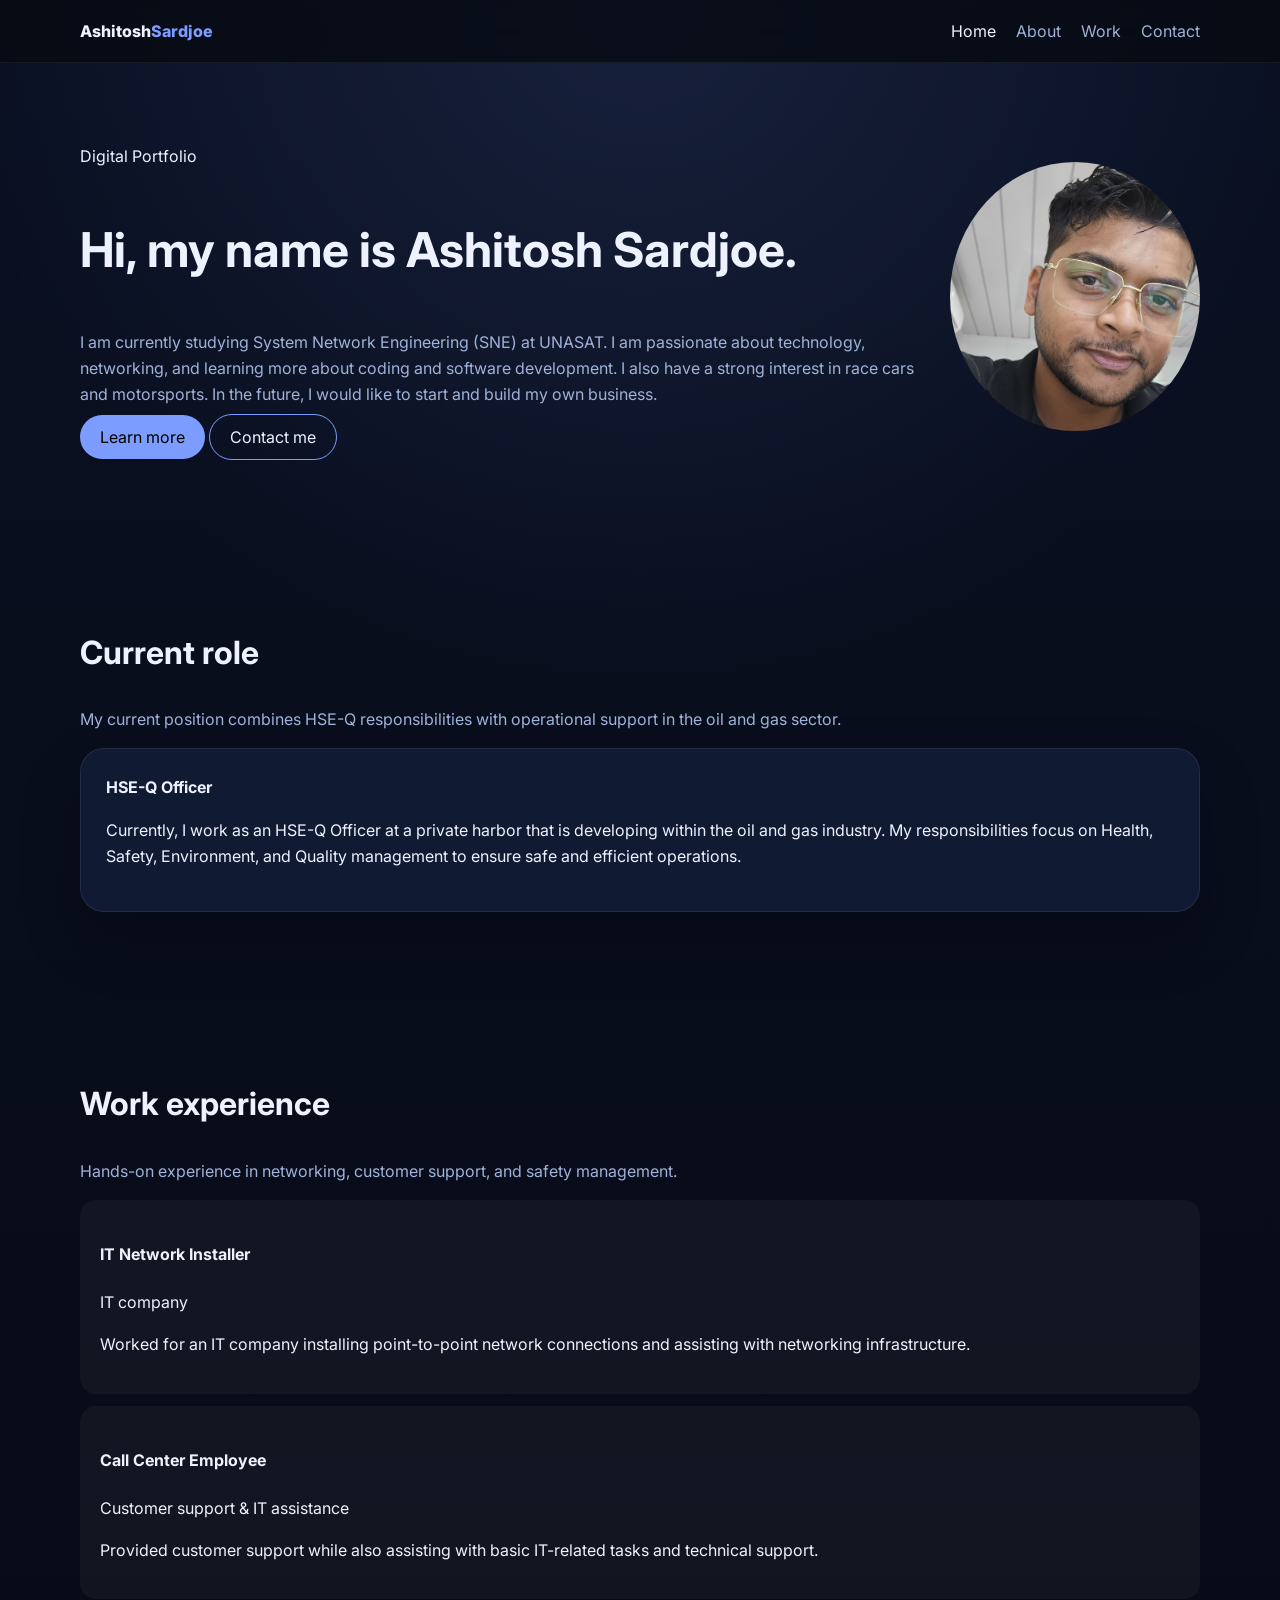
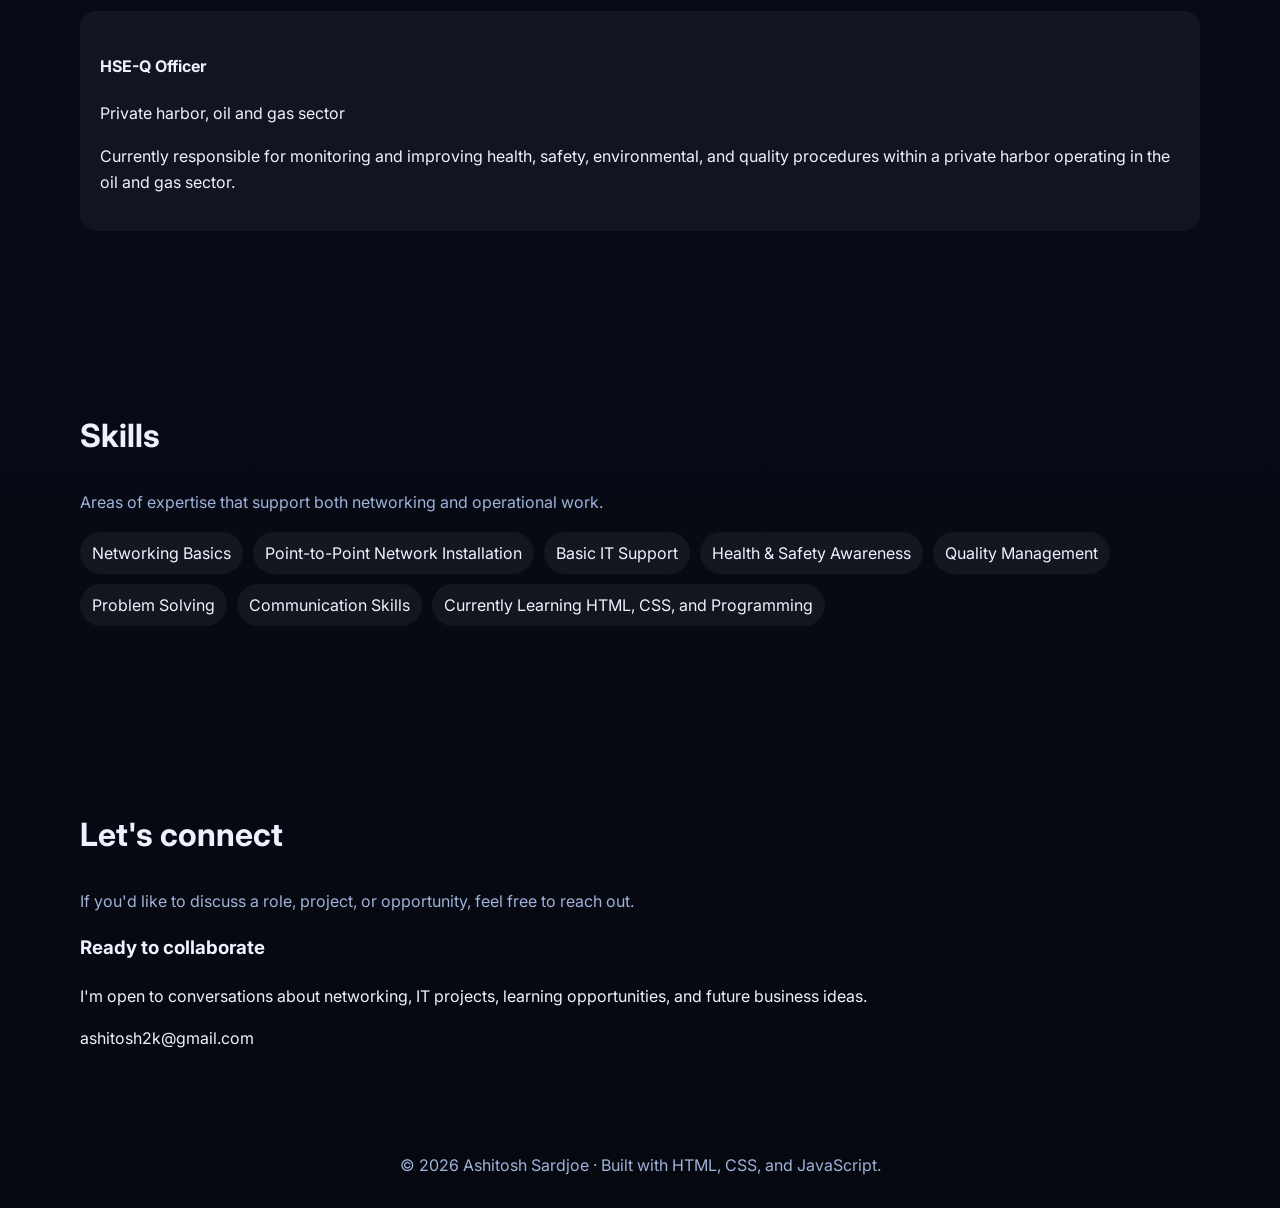
<file: index.html>
<!DOCTYPE html>
<html lang="en">
<head>
  <meta charset="UTF-8" />
  <meta name="viewport" content="width=device-width, initial-scale=1.0" />
  <title>Home | Portfolio</title>
<link rel="stylesheet" href="css/main.css" />
</head>
<body>
  <header class="site-header">
    <div class="container navbar">
      <a class="brand" href="index.html">Ashitosh<span>Sardjoe</span></a>
      <button class="nav-toggle" type="button" aria-label="Toggle navigation">☰</button>
      <nav class="nav-links">
        <a href="index.html" class="active">Home</a>
        <a href="about.html">About</a>
        <a href="work.html">Work</a>
        <a href="contact.html">Contact</a>
      </nav>
    </div>
  </header>

  <main class="container">
    <section class="hero">
      <div class="hero-profile">
        <div class="hero-copy">
          <span class="eyebrow">Digital Portfolio</span>
          <h1 class="hero-title">Hi, my name is Ashitosh Sardjoe.</h1>
          <p class="hero-text">I am currently studying System Network Engineering (SNE) at UNASAT. I am passionate about technology, networking, and learning more about coding and software development. I also have a strong interest in race cars and motorsports. In the future, I would like to start and build my own business.</p>
          <div class="button-row">
            <a href="about.html" class="button">Learn more</a>
            <a href="contact.html" class="button button-outline">Contact me</a>
          </div>
        </div>
       <img class="hero-image profile-photo" src="img/profile.jpg" alt="..." />
      </div>
    </section>

    <section class="section">
      <h2 class="section-title">Current role</h2>
      <p class="section-desc">My current position combines HSE-Q responsibilities with operational support in the oil and gas sector.</p>
      <div class="card">
        <strong>HSE-Q Officer</strong>
        <p>Currently, I work as an HSE-Q Officer at a private harbor that is developing within the oil and gas industry. My responsibilities focus on Health, Safety, Environment, and Quality management to ensure safe and efficient operations.</p>
      </div>
    </section>

    <section class="section">
      <h2 class="section-title">Work experience</h2>
      <p class="section-desc">Hands-on experience in networking, customer support, and safety management.</p>
      <div class="timeline">
        <article class="timeline-item">
          <h4>IT Network Installer</h4>
          <p class="timeline-meta">IT company</p>
          <p>Worked for an IT company installing point-to-point network connections and assisting with networking infrastructure.</p>
        </article>
        <article class="timeline-item">
          <h4>Call Center Employee</h4>
          <p class="timeline-meta">Customer support & IT assistance</p>
          <p>Provided customer support while also assisting with basic IT-related tasks and technical support.</p>
        </article>
        <article class="timeline-item">
          <h4>HSE-Q Officer</h4>
          <p class="timeline-meta">Private harbor, oil and gas sector</p>
          <p>Currently responsible for monitoring and improving health, safety, environmental, and quality procedures within a private harbor operating in the oil and gas sector.</p>
        </article>
      </div>
    </section>

    <section class="section">
      <h2 class="section-title">Skills</h2>
      <p class="section-desc">Areas of expertise that support both networking and operational work.</p>
      <ul class="skill-list">
        <li class="badge">Networking Basics</li>
        <li class="badge">Point-to-Point Network Installation</li>
        <li class="badge">Basic IT Support</li>
        <li class="badge">Health & Safety Awareness</li>
        <li class="badge">Quality Management</li>
        <li class="badge">Problem Solving</li>
        <li class="badge">Communication Skills</li>
        <li class="badge">Currently Learning HTML, CSS, and Programming</li>
      </ul>
    </section>

    <section class="section" id="contact-preview">
      <h2 class="section-title">Let's connect</h2>
      <p class="section-desc">If you'd like to discuss a role, project, or opportunity, feel free to reach out.</p>
      <div class="contact-card">
        <div>
          <h3>Ready to collaborate</h3>
          <p>I'm open to conversations about networking, IT projects, learning opportunities, and future business ideas.</p>
        </div>
        <a href="mailto:ashitosh2k@gmail.com">ashitosh2k@gmail.com</a>
      </div>
    </section>
  </main>

  <footer class="footer">© 2026 Ashitosh Sardjoe · Built with HTML, CSS, and JavaScript.</footer>
 <script src="js/main.js"></script>
</body>
</html>
</file>
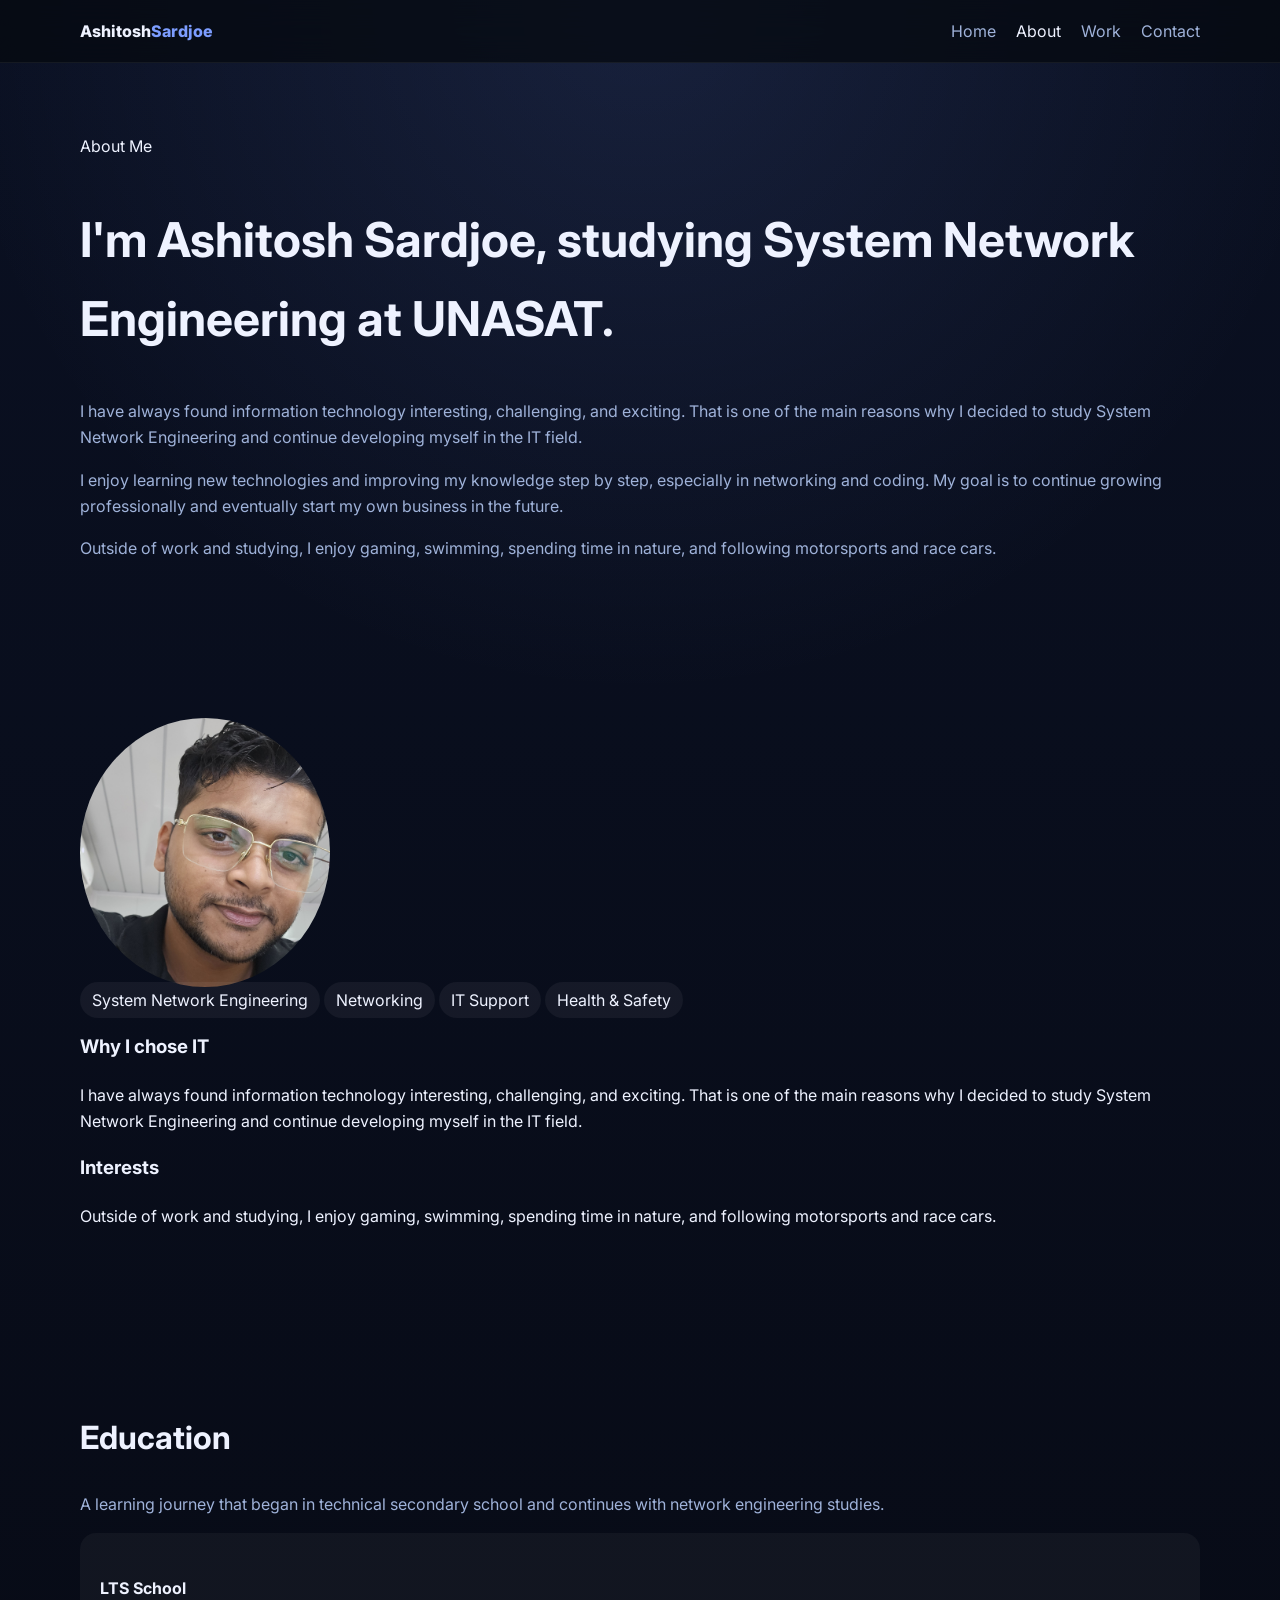
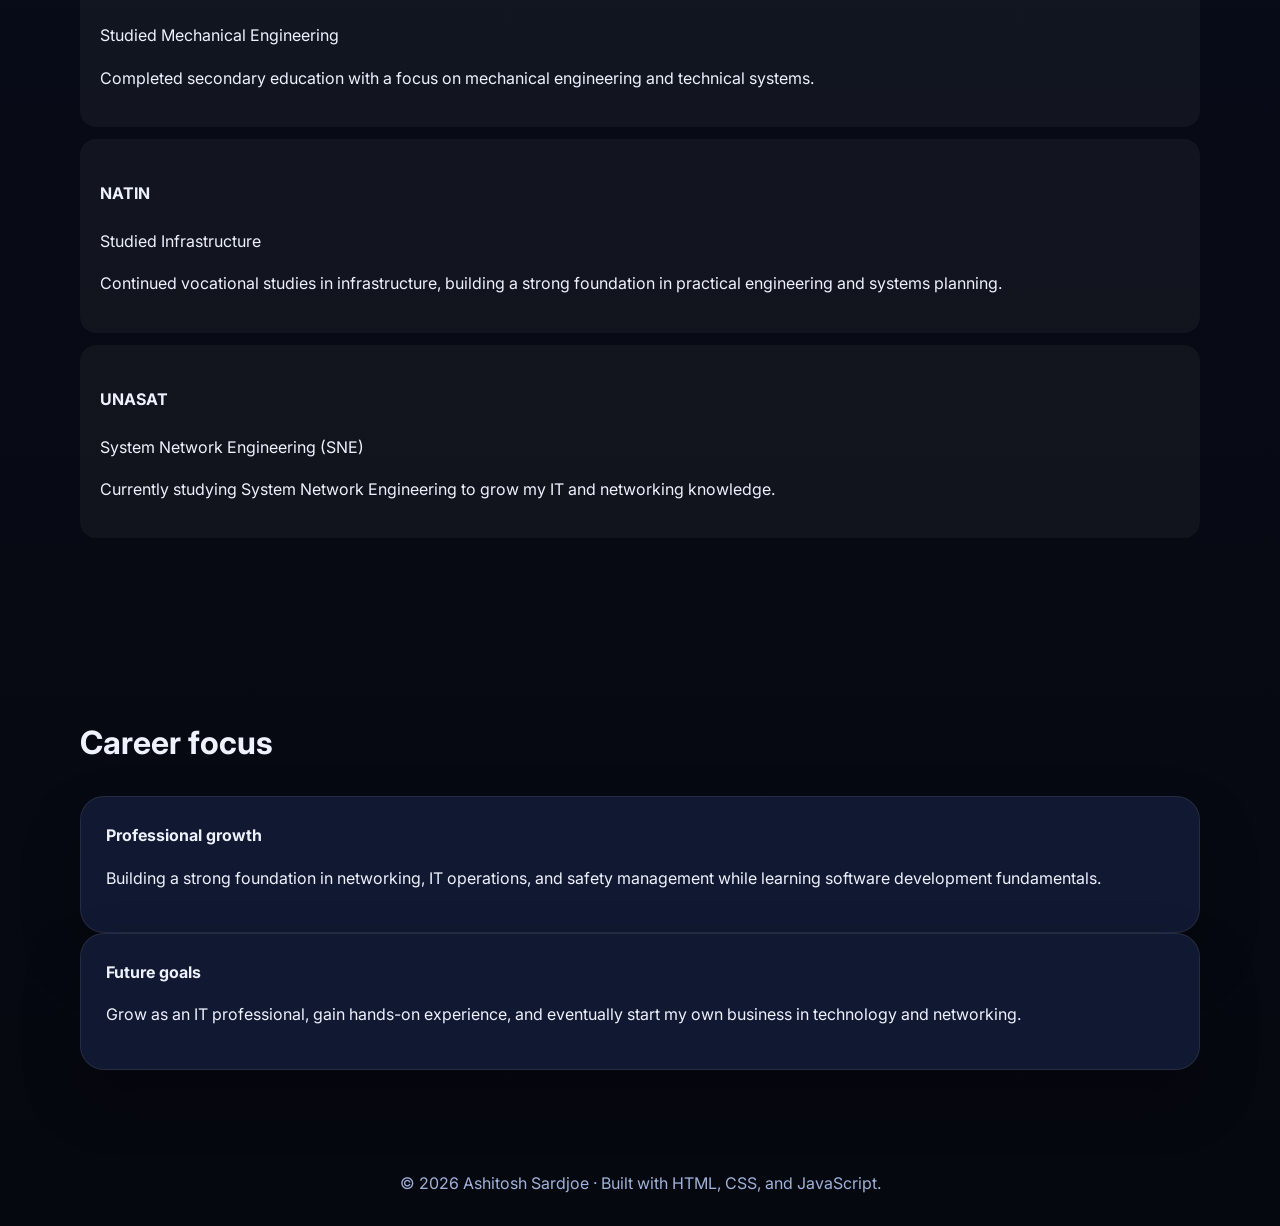
<file: about.html>
<!DOCTYPE html>
<html lang="en">
<head>
  <meta charset="UTF-8" />
  <meta name="viewport" content="width=device-width, initial-scale=1.0" />
  <title>About | Portfolio</title>
  <link rel="stylesheet" href="css/main.css" />
</head>
<body>
  <header class="site-header">
    <div class="container navbar">
      <a class="brand" href="./index.html">Ashitosh<span>Sardjoe</span></a>
      <button class="nav-toggle" type="button" aria-label="Toggle navigation">☰</button>
      <nav class="nav-links">
        <a href="./index.html">Home</a>
        <a href="./about.html" class="active">About</a>
        <a href="./work.html">Work</a>
        <a href="./contact.html">Contact</a>
      </nav>
    </div>
  </header>

  <main class="container">
    <section class="section">
      <div class="hero-content">
        <span class="eyebrow">About Me</span>
        <h1 class="hero-title">I'm Ashitosh Sardjoe, studying System Network Engineering at UNASAT.</h1>
        <p class="hero-text">I have always found information technology interesting, challenging, and exciting. That is one of the main reasons why I decided to study System Network Engineering and continue developing myself in the IT field.</p>
        <p class="hero-text">I enjoy learning new technologies and improving my knowledge step by step, especially in networking and coding. My goal is to continue growing professionally and eventually start my own business in the future.</p>
        <p class="hero-text">Outside of work and studying, I enjoy gaming, swimming, spending time in nature, and following motorsports and race cars.</p>
      </div>
    </section>

    <section class="section">
      <div class="profile-grid">
        <div class="profile-card">
          <img class="profile-photo" src="img/profile.jpg" alt="Ashitosh Sardjoe profile picture" />
          <div class="badge-list">
            <span class="badge">System Network Engineering</span>
            <span class="badge">Networking</span>
            <span class="badge">IT Support</span>
            <span class="badge">Health & Safety</span>
          </div>
        </div>

        <div class="profile-card">
          <h3>Why I chose IT</h3>
          <p>I have always found information technology interesting, challenging, and exciting. That is one of the main reasons why I decided to study System Network Engineering and continue developing myself in the IT field.</p>

          <h3>Interests</h3>
          <p>Outside of work and studying, I enjoy gaming, swimming, spending time in nature, and following motorsports and race cars.</p>
        </div>
      </div>
    </section>

    <section class="section">
      <h2 class="section-title">Education</h2>
      <p class="section-desc">A learning journey that began in technical secondary school and continues with network engineering studies.</p>
      <div class="timeline">
        <article class="timeline-item">
          <h4>LTS School</h4>
          <p class="timeline-meta">Studied Mechanical Engineering</p>
          <p>Completed secondary education with a focus on mechanical engineering and technical systems.</p>
        </article>
        <article class="timeline-item">
          <h4>NATIN</h4>
          <p class="timeline-meta">Studied Infrastructure</p>
          <p>Continued vocational studies in infrastructure, building a strong foundation in practical engineering and systems planning.</p>
        </article>
        <article class="timeline-item">
          <h4>UNASAT</h4>
          <p class="timeline-meta">System Network Engineering (SNE)</p>
          <p>Currently studying System Network Engineering to grow my IT and networking knowledge.</p>
        </article>
      </div>
    </section>

    <section class="section">
      <h2 class="section-title">Career focus</h2>
      <div class="grid grid-2">
        <div class="card">
          <strong>Professional growth</strong>
          <p>Building a strong foundation in networking, IT operations, and safety management while learning software development fundamentals.</p>
        </div>
        <div class="card">
          <strong>Future goals</strong>
          <p>Grow as an IT professional, gain hands-on experience, and eventually start my own business in technology and networking.</p>
        </div>
      </div>
    </section>
  </main>

  <footer class="footer">© 2026 Ashitosh Sardjoe · Built with HTML, CSS, and JavaScript.</footer>
 <script src="js/main.js"></script>
</body>
</html>
</file>
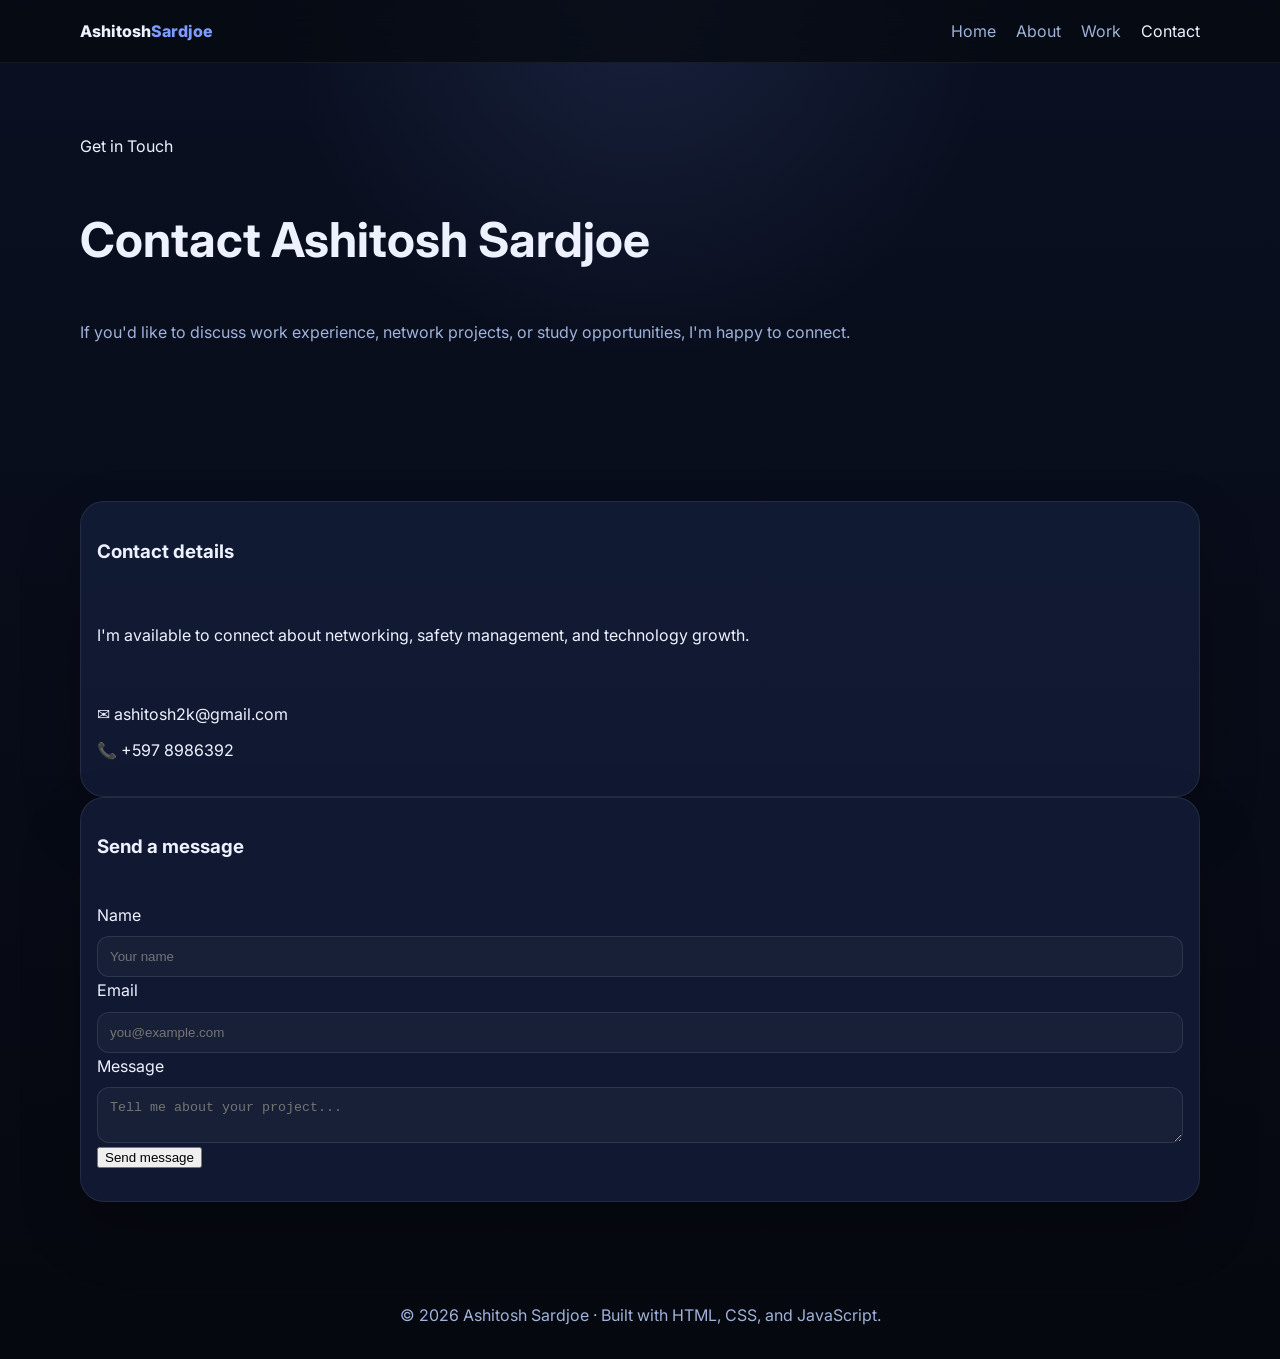
<file: contact.html>
<!DOCTYPE html>
<html lang="en">
<head>
  <meta charset="UTF-8" />
  <meta name="viewport" content="width=device-width, initial-scale=1.0" />
  <title>Contact | Portfolio</title>
  <link rel="stylesheet"href="css/main.css"/>
  <link rel="stylesheet" href="./css/contact.css" />
</head>
<body>
  <header class="site-header">
    <div class="container navbar">
      <a class="brand" href="./index.html">Ashitosh<span>Sardjoe</span></a>
      <button class="nav-toggle" type="button" aria-label="Toggle navigation">☰</button>
      <nav class="nav-links">
        <a href="./index.html">Home</a>
        <a href="./about.html">About</a>
        <a href="./work.html">Work</a>
        <a href="./contact.html" class="active">Contact</a>
      </nav>
    </div>
  </header>

  <main class="container">
    <section class="section">
      <span class="eyebrow">Get in Touch</span>
      <h1 class="hero-title">Contact Ashitosh Sardjoe</h1>
      <p class="hero-text">If you'd like to discuss work experience, network projects, or study opportunities, I'm happy to connect.</p>
    </section>

    <section class="section contact-grid">
      <div class="contact-panel">
        <h3>Contact details</h3>
        <p>I'm available to connect about networking, safety management, and technology growth.</p>
        <ul class="contact-list">
          <li class="contact-item">✉️ <a href="mailto:ashitosh2k@gmail.com">ashitosh2k@gmail.com</a></li>
          <li class="contact-item">📞 +597 8986392</li>
        </ul>
      </div>

      <div class="contact-panel">
        <h3>Send a message</h3>
        <form id="contact-form">
          <div class="form-row form-row-2">
            <div class="form-group">
              <label for="name">Name</label>
              <input id="name" name="name" type="text" placeholder="Your name" required />
            </div>
            <div class="form-group">
              <label for="email">Email</label>
              <input id="email" name="email" type="email" placeholder="you@example.com" required />
            </div>
          </div>
          <div class="form-group">
            <label for="message">Message</label>
            <textarea id="message" name="message" placeholder="Tell me about your project..." required></textarea>
          </div>
          <button class="form-submit" type="submit">Send message</button>
          <p id="form-success" class="form-success"></p>
        </form>
      </div>
    </section>
  </main>

  <footer class="footer">© 2026 Ashitosh Sardjoe · Built with HTML, CSS, and JavaScript.</footer>
 <script src="js/main.js"></script>
</body>
</html>
</file>
<file: css/main.css>
@import url('https://fonts.googleapis.com/css2?family=Inter:wght@400;600;800&display=swap');

/* =========================
   ROOT VARIABLES + BASE
========================= */
:root {
  --bg: #070b1c;
  --surface: rgba(19, 28, 54, 0.92);
  --surface-soft: rgba(255, 255, 255, 0.04);
  --surface-strong: rgba(255, 255, 255, 0.08);
  --text: #eef2ff;
  --muted: #9fb2d9;
  --accent: #7c9dff;
  --radius: 24px;
  --shadow: 0 28px 60px rgba(0, 0, 0, 0.24);
  --border: rgba(255, 255, 255, 0.08);
  font-family: Inter, system-ui, sans-serif;
}
* {
  box-sizing: border-box;
}
body {
  margin: 0;
  min-height: 100vh;
  background: radial-gradient(circle at top, rgba(124,157,255,0.12), transparent 24%),
    linear-gradient(180deg, #0a1022 0%, #06080f 100%);
  color: var(--text);
  line-height: 1.65;
}
img {
  max-width: 100%;
  display: block;
}
a {
  color: inherit;
  text-decoration: none;
}
/* =========================
   LAYOUT
========================= */
.container {
  width: min(1120px, calc(100% - 32px));
  margin: 0 auto;
}
/* =========================
   HEADER / NAV
========================= */
.site-header {
  position: sticky;
  top: 0;
  backdrop-filter: blur(16px);
  background: rgba(6,10,17,0.76);
  border-bottom: 1px solid rgba(255,255,255,0.06);
}
.navbar {
  display: flex;
  justify-content: space-between;
  align-items: center;
  padding: 18px 0;
}
.brand {
  font-weight: 800;
}
.brand span {
  color: var(--accent);
}
.nav-toggle {
  display: none;
  background: none;
  border: none;
  color: var(--text);
  font-size: 1.5rem;
  cursor: pointer;
}
.nav-links {
  display: flex;
  gap: 20px;
}
.nav-links a {
  color: var(--muted);
}
.nav-links a:hover,
.nav-links a.active {
  color: var(--text);
}
/* =========================
   HERO
========================= */
.hero {
  padding: 80px 0;
}
.hero-profile {
  display: grid;
  gap: 30px;
  grid-template-columns: 1fr auto;
  align-items: center;
}
.hero-title {
  font-size: 3rem;
}
.hero-text {
  color: var(--muted);
}
.profile-photo {
  border-radius: 50%;
  width: 250px;
}
/* =========================
   BUTTONS
========================= */
.button {
  padding: 12px 20px;
  background: var(--accent);
  border-radius: 999px;
  color: #000;
}
.button-outline {
  background: transparent;
  border: 1px solid var(--accent);
  color: var(--text);
}
/* =========================
   SECTIONS
========================= */
.section {
  padding: 70px 0;
}
.section-title {
  font-size: 2rem;
}
.section-desc {
  color: var(--muted);
}
/* =========================
   CARD / WORK / PROJECTS
========================= */
.card,
.project-card,
.contact-panel {
  background: var(--surface);
  padding: 25px;
  border-radius: var(--radius);
  border: 1px solid var(--border);
  box-shadow: var(--shadow);
}
.timeline-item {
  background: rgba(255,255,255,0.04);
  padding: 20px;
  border-radius: 16px;
  margin-bottom: 12px;
}
/* =========================
   SKILLS / LISTS
========================= */
.skill-list,
.contact-list,
.tech-list {
  list-style: none;
  padding: 0;
  display: flex;
  flex-wrap: wrap;
  gap: 10px;
}
.badge {
  background: rgba(255,255,255,0.05);
  padding: 8px 12px;
  border-radius: 999px;
}
/* =========================
   WORK PAGE
========================= */
.project-card img {
  border-radius: 16px;
}
.project-footer {
  display: flex;
  justify-content: space-between;
}
/* =========================
   CONTACT PAGE
========================= */
.contact-panel {
  display: grid;
  gap: 20px;
}
.contact-list {
  display: grid;
  gap: 10px;
}
.form-group {
  display: grid;
  gap: 8px;
}
input, textarea {
  padding: 12px;
  border-radius: 12px;
  border: 1px solid rgba(255,255,255,0.1);
  background: rgba(255,255,255,0.03);
  color: white;
}
#form-success {
  margin-top: 12px;
  font-weight: 600;
}
/* =========================
   FOOTER
========================= */
.footer {
  text-align: center;
  padding: 30px;
  color: var(--muted);
}
/* =========================
   RESPONSIVE
========================= */
@media (max-width: 780px) {
  .hero-title {
    font-size: 2rem;
  }
  .hero-profile {
    grid-template-columns: 1fr;
    text-align: center;
  }
  .profile-photo {
    margin: 0 auto;
  }
  .nav-toggle {
    display: block;
  }
  .nav-links {
    display: none;
    flex-direction: column;
    position: absolute;
    top: 100%;
    right: 16px;
    background: rgba(6,10,17,0.95);
    padding: 16px 24px;
    border-radius: var(--radius);
    border: 1px solid var(--border);
  }
  .nav-links.open {
    display: flex;
  }
  .navbar {
    position: relative;
  }
}
</file>
<file: css/contact.css>
/* contact.css - page-specific styles for contact.html */
/* Minimal file to allow page-specific overrides */
.contact-panel {
  padding: 1rem;
}
</file>
